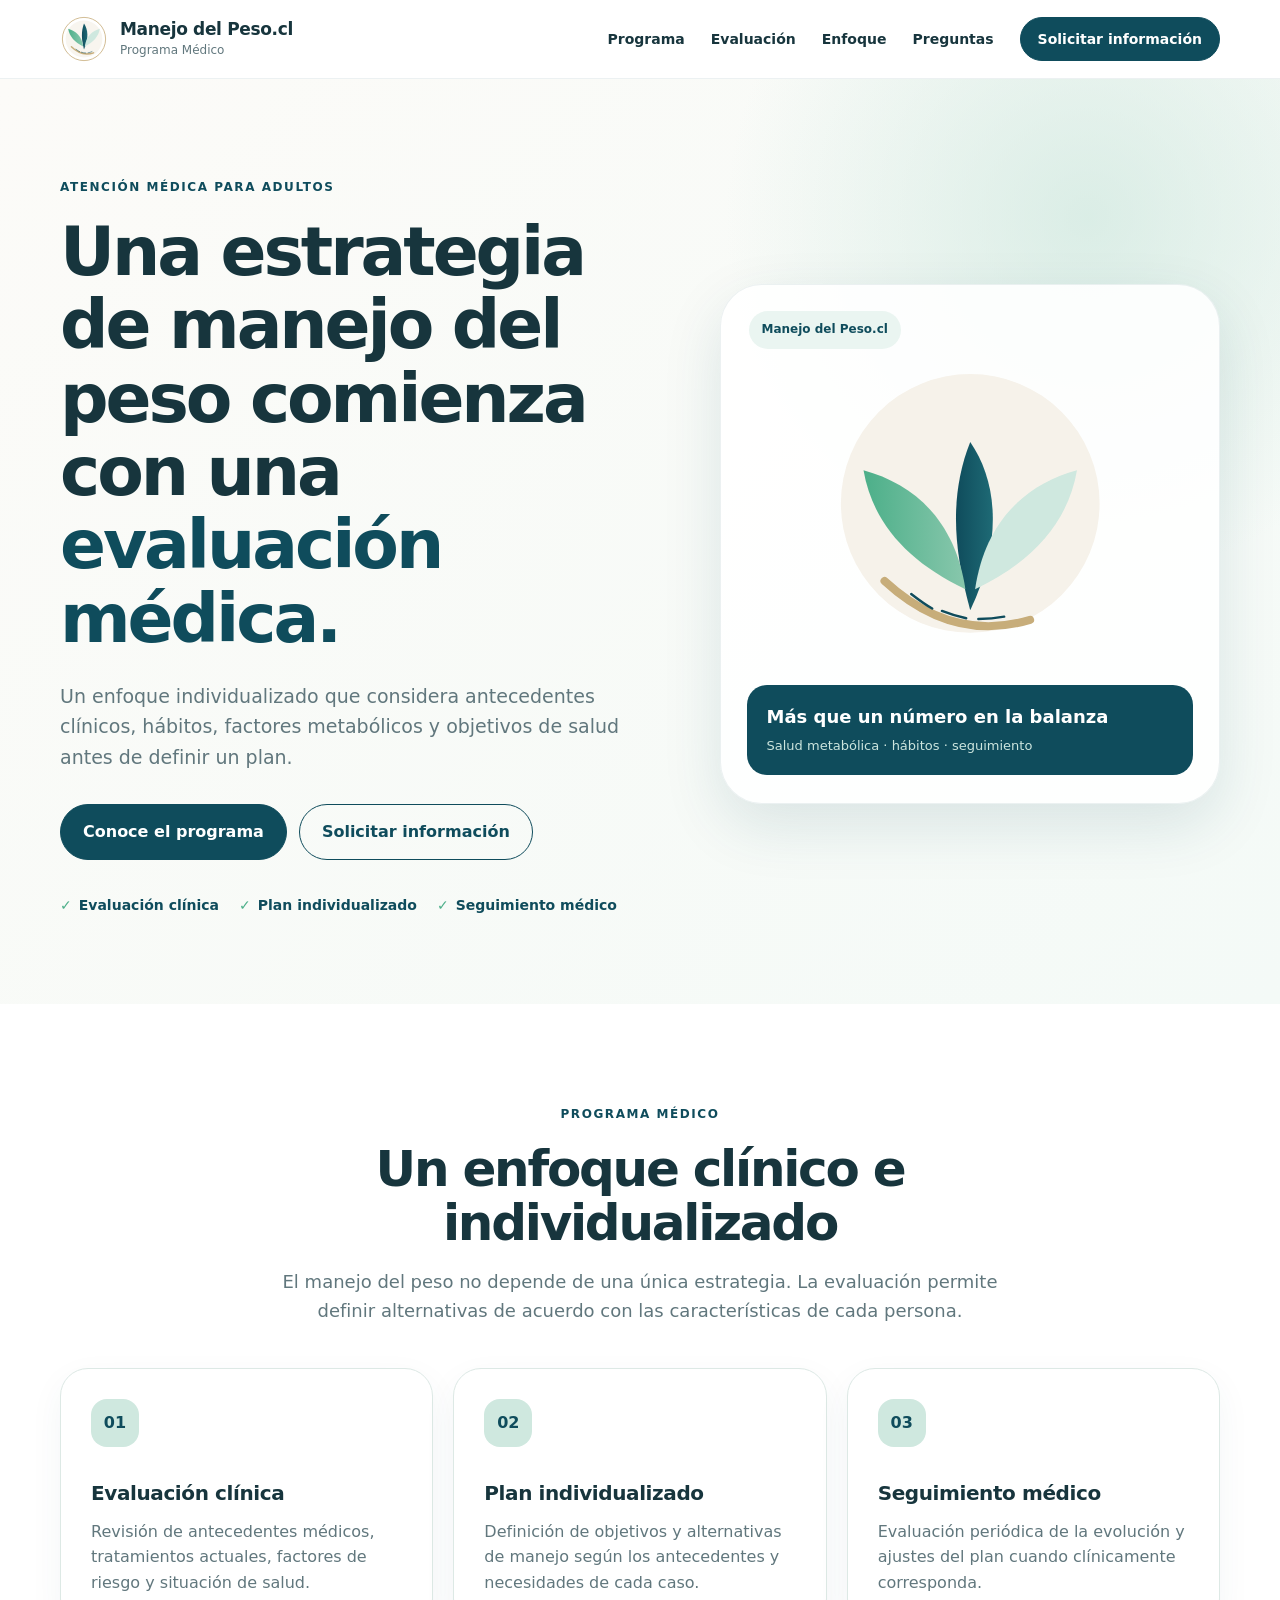
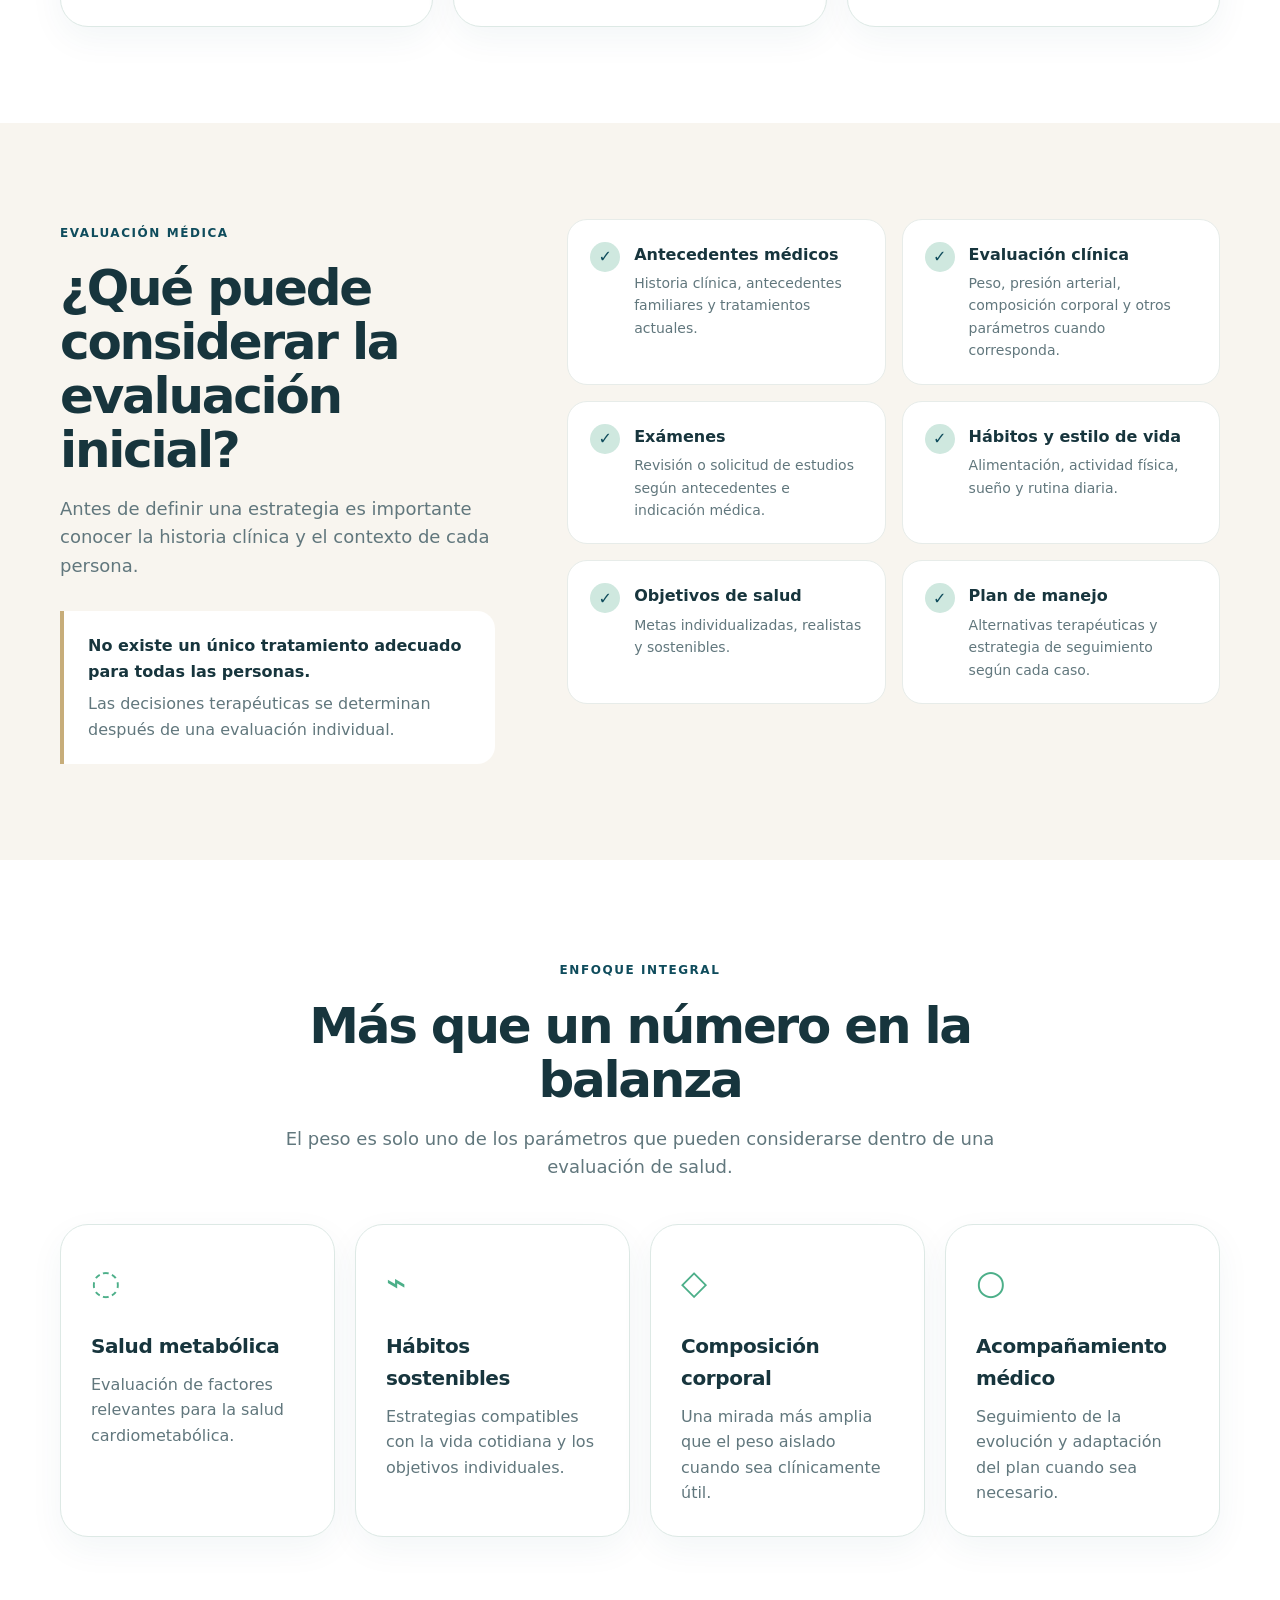
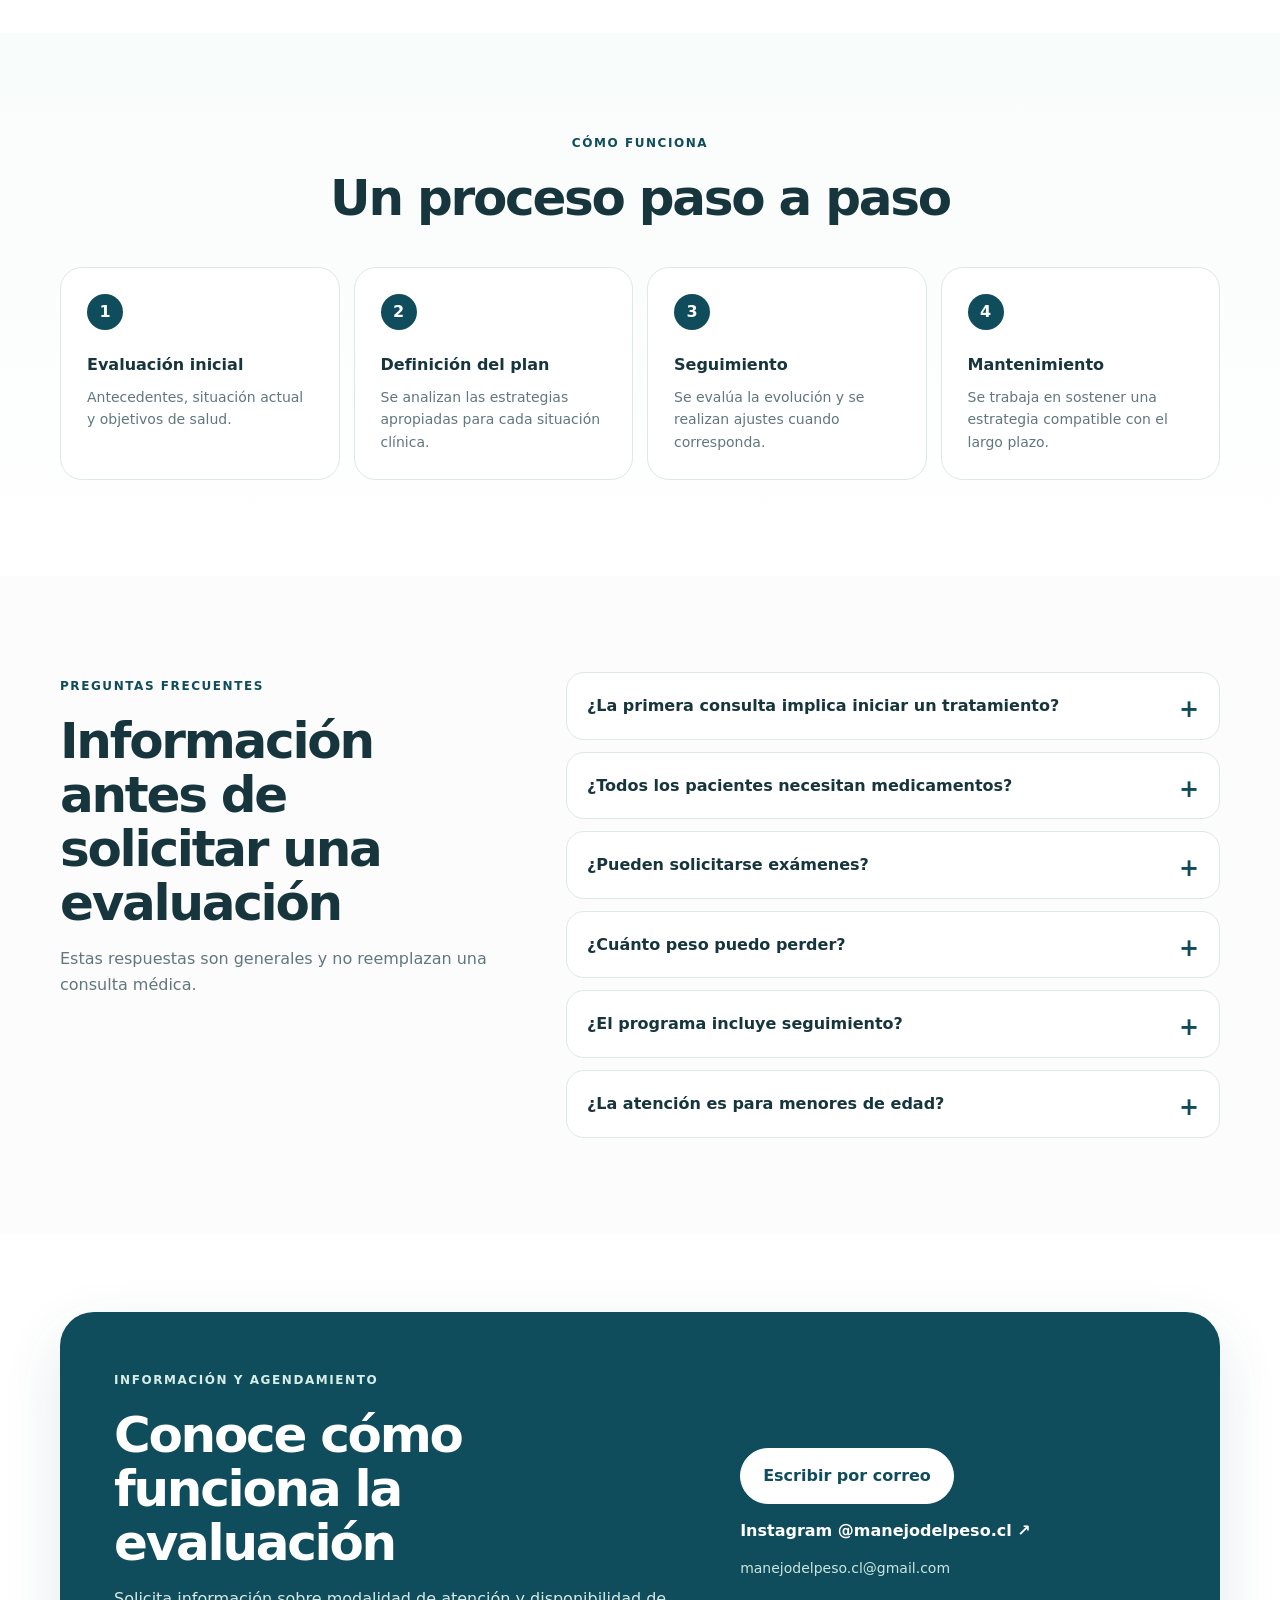
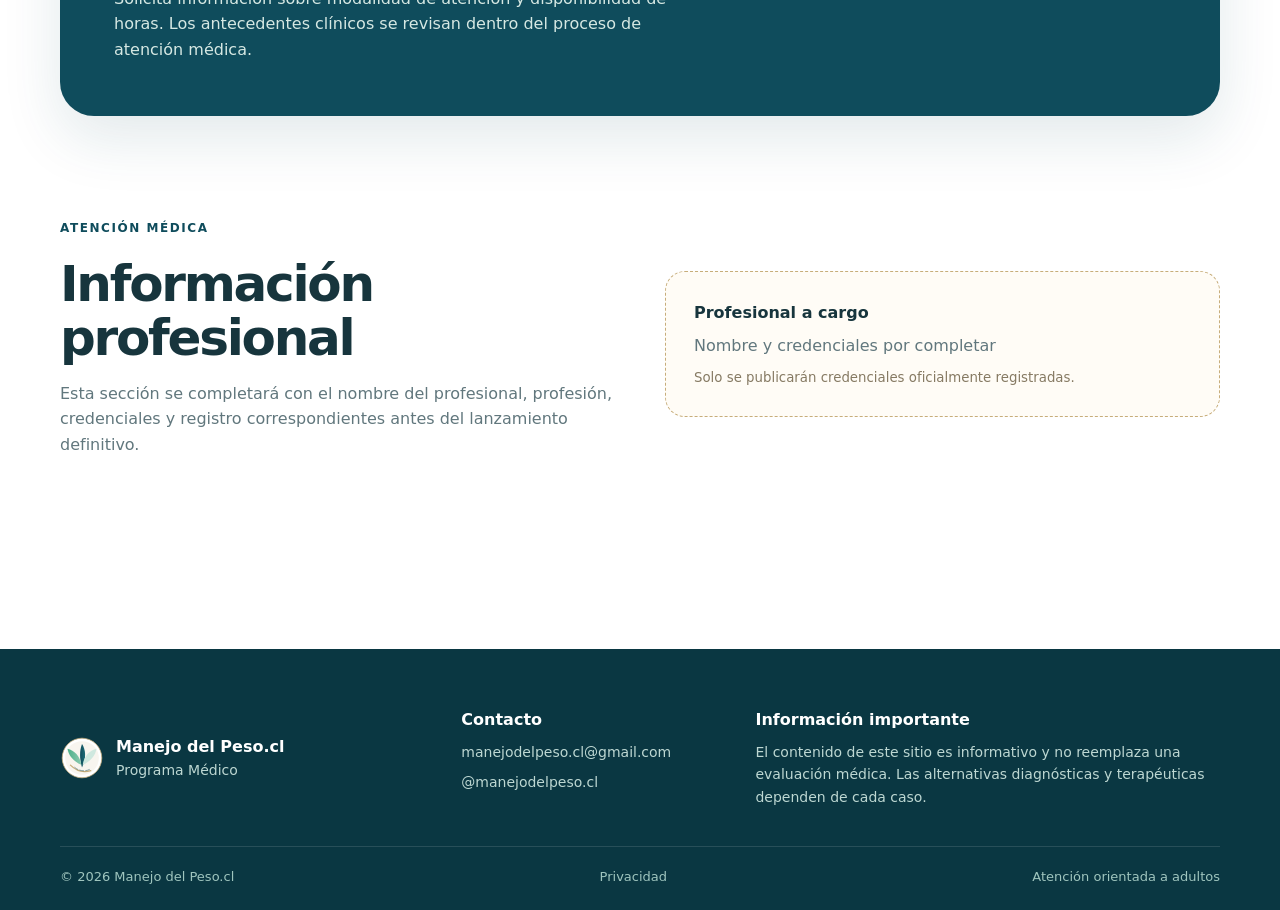
<file: index.html>
<!doctype html>
<html lang="es">
<head>
  <meta charset="utf-8" />
  <meta name="viewport" content="width=device-width, initial-scale=1" />
  <title>Manejo del Peso.cl | Programa Médico</title>
  <meta name="description" content="Programa médico de manejo del peso y salud metabólica para adultos. Evaluación clínica, plan individualizado y seguimiento médico." />
  <meta name="theme-color" content="#0F4C5C" />
  <meta name="robots" content="index,follow" />
  <link rel="canonical" href="https://manejodelpeso.cl/" />
  <link rel="icon" href="assets/favicon.svg" type="image/svg+xml" />
  <link rel="stylesheet" href="styles.css" />

  <meta property="og:type" content="website" />
  <meta property="og:title" content="Manejo del Peso.cl | Programa Médico" />
  <meta property="og:description" content="Evaluación clínica, plan individualizado y seguimiento médico para adultos." />
  <meta property="og:url" content="https://manejodelpeso.cl/" />
  <meta property="og:image" content="https://manejodelpeso.cl/assets/og-image.svg" />
  <meta property="og:locale" content="es_CL" />
  <meta name="twitter:card" content="summary_large_image" />

  <script type="application/ld+json">
  {
    "@context": "https://schema.org",
    "@type": "WebSite",
    "name": "Manejo del Peso.cl",
    "url": "https://manejodelpeso.cl/",
    "description": "Programa médico de manejo del peso y salud metabólica para adultos.",
    "publisher": {
      "@type": "Organization",
      "name": "Manejo del Peso.cl",
      "url": "https://manejodelpeso.cl/",
      "email": "manejodelpeso.cl@gmail.com",
      "sameAs": ["https://www.instagram.com/manejodelpeso.cl/"]
    }
  }
  </script>
</head>
<body>
  <a class="skip-link" href="#contenido">Saltar al contenido</a>

  <header class="site-header" id="inicio">
    <div class="container nav-wrap">
      <a class="brand" href="#inicio" aria-label="Manejo del Peso.cl, inicio">
        <img src="assets/logo.svg" alt="" width="48" height="48" />
        <span>
          <strong>Manejo del Peso.cl</strong>
          <small>Programa Médico</small>
        </span>
      </a>

      <button class="menu-toggle" type="button" aria-label="Abrir menú" aria-expanded="false" aria-controls="main-nav">
        <span></span><span></span><span></span>
      </button>

      <nav id="main-nav" class="main-nav" aria-label="Navegación principal">
        <a href="#programa">Programa</a>
        <a href="#evaluacion">Evaluación</a>
        <a href="#enfoque">Enfoque</a>
        <a href="#preguntas">Preguntas</a>
        <a href="#contacto" class="btn btn-small">Solicitar información</a>
      </nav>
    </div>
  </header>

  <main id="contenido">
    <section class="hero">
      <div class="container hero-grid">
        <div class="hero-copy">
          <div class="eyebrow">ATENCIÓN MÉDICA PARA ADULTOS</div>
          <h1>Una estrategia de manejo del peso comienza con una <span>evaluación médica.</span></h1>
          <p class="hero-lead">
            Un enfoque individualizado que considera antecedentes clínicos, hábitos, factores metabólicos y objetivos de salud antes de definir un plan.
          </p>
          <div class="hero-actions">
            <a class="btn" href="#programa">Conoce el programa</a>
            <a class="btn btn-secondary" href="#contacto">Solicitar información</a>
          </div>
          <ul class="trust-list" aria-label="Características principales">
            <li>Evaluación clínica</li>
            <li>Plan individualizado</li>
            <li>Seguimiento médico</li>
          </ul>
        </div>

        <div class="hero-visual" aria-hidden="true">
          <div class="visual-card">
            <div class="visual-badge">Manejo del Peso.cl</div>
            <svg viewBox="0 0 520 470" role="img">
              <defs>
                <linearGradient id="leafA" x1="0" x2="1">
                  <stop offset="0" stop-color="#0F4C5C"/>
                  <stop offset="1" stop-color="#1E6A75"/>
                </linearGradient>
                <linearGradient id="leafB" x1="0" x2="1">
                  <stop offset="0" stop-color="#4CAF89"/>
                  <stop offset="1" stop-color="#88C7AC"/>
                </linearGradient>
              </defs>
              <circle cx="260" cy="238" r="160" fill="#F6F2EA"/>
              <path d="M260 370c-22-79-25-145 0-208 31 45 43 117 0 208z" fill="url(#leafA)"/>
              <path d="M254 344c-72-34-115-83-126-147 62 17 113 61 126 147z" fill="url(#leafB)"/>
              <path d="M266 344c72-34 115-83 126-147-62 17-113 61-126 147z" fill="#CFE8DF"/>
              <path d="M154 334c51 47 110 69 180 48" fill="none" stroke="#C7AD7A" stroke-width="10" stroke-linecap="round"/>
              <path d="M187 350c9 7 17 13 26 18M225 371c10 4 20 7 30 9M270 381c11 0 22-1 32-3" fill="none" stroke="#0F4C5C" stroke-width="3" stroke-linecap="round"/>
            </svg>
            <div class="visual-note">
              <strong>Más que un número en la balanza</strong>
              <span>Salud metabólica · hábitos · seguimiento</span>
            </div>
          </div>
        </div>
      </div>
    </section>

    <section class="section pillars" id="programa">
      <div class="container">
        <div class="section-heading centered">
          <span class="eyebrow">PROGRAMA MÉDICO</span>
          <h2>Un enfoque clínico e individualizado</h2>
          <p>El manejo del peso no depende de una única estrategia. La evaluación permite definir alternativas de acuerdo con las características de cada persona.</p>
        </div>

        <div class="cards three">
          <article class="card">
            <div class="icon-wrap" aria-hidden="true">01</div>
            <h3>Evaluación clínica</h3>
            <p>Revisión de antecedentes médicos, tratamientos actuales, factores de riesgo y situación de salud.</p>
          </article>
          <article class="card">
            <div class="icon-wrap" aria-hidden="true">02</div>
            <h3>Plan individualizado</h3>
            <p>Definición de objetivos y alternativas de manejo según los antecedentes y necesidades de cada caso.</p>
          </article>
          <article class="card">
            <div class="icon-wrap" aria-hidden="true">03</div>
            <h3>Seguimiento médico</h3>
            <p>Evaluación periódica de la evolución y ajustes del plan cuando clínicamente corresponda.</p>
          </article>
        </div>
      </div>
    </section>

    <section class="section soft-section" id="evaluacion">
      <div class="container split">
        <div>
          <span class="eyebrow">EVALUACIÓN MÉDICA</span>
          <h2>¿Qué puede considerar la evaluación inicial?</h2>
          <p class="section-lead">Antes de definir una estrategia es importante conocer la historia clínica y el contexto de cada persona.</p>
          <div class="callout">
            <strong>No existe un único tratamiento adecuado para todas las personas.</strong>
            <span>Las decisiones terapéuticas se determinan después de una evaluación individual.</span>
          </div>
        </div>

        <div class="check-grid">
          <div class="check-item"><span>✓</span><div><strong>Antecedentes médicos</strong><p>Historia clínica, antecedentes familiares y tratamientos actuales.</p></div></div>
          <div class="check-item"><span>✓</span><div><strong>Evaluación clínica</strong><p>Peso, presión arterial, composición corporal y otros parámetros cuando corresponda.</p></div></div>
          <div class="check-item"><span>✓</span><div><strong>Exámenes</strong><p>Revisión o solicitud de estudios según antecedentes e indicación médica.</p></div></div>
          <div class="check-item"><span>✓</span><div><strong>Hábitos y estilo de vida</strong><p>Alimentación, actividad física, sueño y rutina diaria.</p></div></div>
          <div class="check-item"><span>✓</span><div><strong>Objetivos de salud</strong><p>Metas individualizadas, realistas y sostenibles.</p></div></div>
          <div class="check-item"><span>✓</span><div><strong>Plan de manejo</strong><p>Alternativas terapéuticas y estrategia de seguimiento según cada caso.</p></div></div>
        </div>
      </div>
    </section>

    <section class="section" id="enfoque">
      <div class="container">
        <div class="section-heading centered">
          <span class="eyebrow">ENFOQUE INTEGRAL</span>
          <h2>Más que un número en la balanza</h2>
          <p>El peso es solo uno de los parámetros que pueden considerarse dentro de una evaluación de salud.</p>
        </div>

        <div class="cards four">
          <article class="mini-card"><span>◌</span><h3>Salud metabólica</h3><p>Evaluación de factores relevantes para la salud cardiometabólica.</p></article>
          <article class="mini-card"><span>⌁</span><h3>Hábitos sostenibles</h3><p>Estrategias compatibles con la vida cotidiana y los objetivos individuales.</p></article>
          <article class="mini-card"><span>◇</span><h3>Composición corporal</h3><p>Una mirada más amplia que el peso aislado cuando sea clínicamente útil.</p></article>
          <article class="mini-card"><span>○</span><h3>Acompañamiento médico</h3><p>Seguimiento de la evolución y adaptación del plan cuando sea necesario.</p></article>
        </div>
      </div>
    </section>

    <section class="section journey-section">
      <div class="container">
        <div class="section-heading centered">
          <span class="eyebrow">CÓMO FUNCIONA</span>
          <h2>Un proceso paso a paso</h2>
        </div>
        <ol class="journey">
          <li><span>1</span><div><strong>Evaluación inicial</strong><p>Antecedentes, situación actual y objetivos de salud.</p></div></li>
          <li><span>2</span><div><strong>Definición del plan</strong><p>Se analizan las estrategias apropiadas para cada situación clínica.</p></div></li>
          <li><span>3</span><div><strong>Seguimiento</strong><p>Se evalúa la evolución y se realizan ajustes cuando corresponda.</p></div></li>
          <li><span>4</span><div><strong>Mantenimiento</strong><p>Se trabaja en sostener una estrategia compatible con el largo plazo.</p></div></li>
        </ol>
      </div>
    </section>

    <section class="section faq-section" id="preguntas">
      <div class="container faq-layout">
        <div class="faq-intro">
          <span class="eyebrow">PREGUNTAS FRECUENTES</span>
          <h2>Información antes de solicitar una evaluación</h2>
          <p>Estas respuestas son generales y no reemplazan una consulta médica.</p>
        </div>

        <div class="faq-list">
          <details>
            <summary>¿La primera consulta implica iniciar un tratamiento?</summary>
            <p>No necesariamente. La primera consulta busca realizar una evaluación médica y determinar qué alternativas pueden ser apropiadas para cada caso.</p>
          </details>
          <details>
            <summary>¿Todos los pacientes necesitan medicamentos?</summary>
            <p>No. El manejo puede incluir diferentes estrategias y la indicación de medicamentos, cuando corresponda, depende de una evaluación clínica individual.</p>
          </details>
          <details>
            <summary>¿Pueden solicitarse exámenes?</summary>
            <p>Sí. Según los antecedentes y hallazgos clínicos pueden revisarse o solicitarse exámenes complementarios.</p>
          </details>
          <details>
            <summary>¿Cuánto peso puedo perder?</summary>
            <p>La respuesta varía entre personas. Por esta razón no se garantizan cantidades específicas de pérdida de peso.</p>
          </details>
          <details>
            <summary>¿El programa incluye seguimiento?</summary>
            <p>Sí. El seguimiento permite evaluar la evolución y modificar el plan cuando sea necesario.</p>
          </details>
          <details>
            <summary>¿La atención es para menores de edad?</summary>
            <p>Actualmente el programa está orientado a personas adultas.</p>
          </details>
        </div>
      </div>
    </section>

    <section class="section contact-section" id="contacto">
      <div class="container contact-card">
        <div>
          <span class="eyebrow light">INFORMACIÓN Y AGENDAMIENTO</span>
          <h2>Conoce cómo funciona la evaluación</h2>
          <p>Solicita información sobre modalidad de atención y disponibilidad de horas. Los antecedentes clínicos se revisan dentro del proceso de atención médica.</p>
        </div>
        <div class="contact-actions">
          <a class="btn btn-light" href="mailto:manejodelpeso.cl@gmail.com?subject=Información%20Programa%20Manejo%20del%20Peso">Escribir por correo</a>
          <a class="text-link light-link" href="https://www.instagram.com/manejodelpeso.cl/" target="_blank" rel="noopener">Instagram @manejodelpeso.cl ↗</a>
          <span class="contact-email">manejodelpeso.cl@gmail.com</span>
        </div>
      </div>
    </section>

    <section class="section professional-note">
      <div class="container note-grid">
        <div>
          <span class="eyebrow">ATENCIÓN MÉDICA</span>
          <h2>Información profesional</h2>
          <p>Esta sección se completará con el nombre del profesional, profesión, credenciales y registro correspondientes antes del lanzamiento definitivo.</p>
        </div>
        <div class="placeholder-card">
          <strong>Profesional a cargo</strong>
          <span>Nombre y credenciales por completar</span>
          <small>Solo se publicarán credenciales oficialmente registradas.</small>
        </div>
      </div>
    </section>
  </main>

  <footer class="site-footer">
    <div class="container footer-grid">
      <div class="footer-brand">
        <img src="assets/logo.svg" alt="" width="44" height="44" />
        <div><strong>Manejo del Peso.cl</strong><span>Programa Médico</span></div>
      </div>
      <div>
        <strong>Contacto</strong>
        <a href="mailto:manejodelpeso.cl@gmail.com">manejodelpeso.cl@gmail.com</a>
        <a href="https://www.instagram.com/manejodelpeso.cl/" target="_blank" rel="noopener">@manejodelpeso.cl</a>
      </div>
      <div>
        <strong>Información importante</strong>
        <p>El contenido de este sitio es informativo y no reemplaza una evaluación médica. Las alternativas diagnósticas y terapéuticas dependen de cada caso.</p>
      </div>
    </div>
    <div class="container footer-bottom">
      <span>© <span id="year"></span> Manejo del Peso.cl</span>
      <a href="privacidad.html">Privacidad</a><span>Atención orientada a adultos</span>
    </div>
  </footer>

  <a class="mobile-cta" href="#contacto">Solicitar información</a>
  <script src="script.js" defer></script>
</body>
</html>
</file>
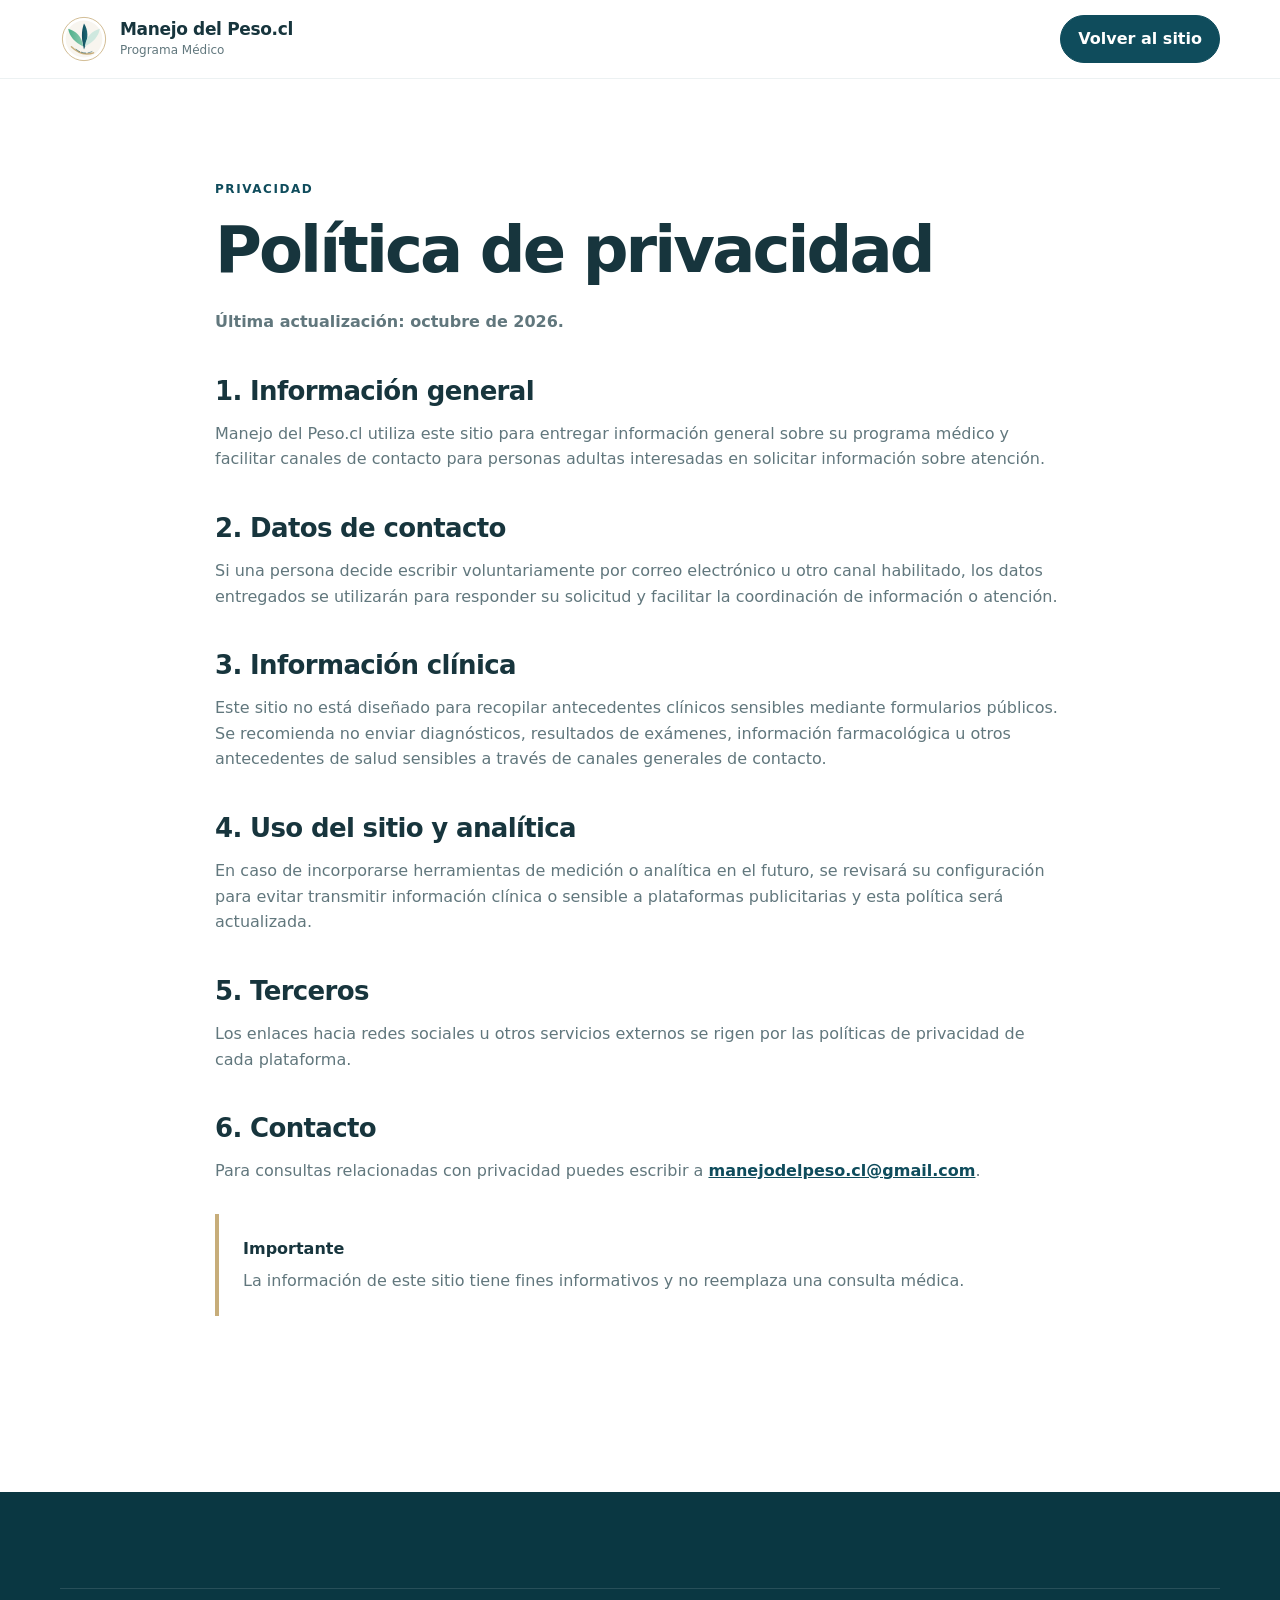
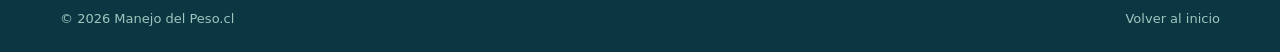
<file: privacidad.html>
<!doctype html>
<html lang="es">
<head>
  <meta charset="utf-8" />
  <meta name="viewport" content="width=device-width, initial-scale=1" />
  <title>Privacidad | Manejo del Peso.cl</title>
  <meta name="description" content="Información sobre privacidad y uso de datos en Manejo del Peso.cl." />
  <meta name="robots" content="index,follow" />
  <link rel="canonical" href="https://manejodelpeso.cl/privacidad.html" />
  <link rel="icon" href="assets/favicon.svg" type="image/svg+xml" />
  <link rel="stylesheet" href="styles.css" />
</head>
<body>
  <header class="site-header">
    <div class="container nav-wrap">
      <a class="brand" href="index.html" aria-label="Volver a Manejo del Peso.cl">
        <img src="assets/logo.svg" alt="" width="48" height="48" />
        <span><strong>Manejo del Peso.cl</strong><small>Programa Médico</small></span>
      </a>
      <a class="btn btn-small" href="index.html">Volver al sitio</a>
    </div>
  </header>

  <main class="section">
    <article class="container legal-page">
      <span class="eyebrow">PRIVACIDAD</span>
      <h1>Política de privacidad</h1>
      <p><strong>Última actualización: octubre de 2026.</strong></p>

      <h2>1. Información general</h2>
      <p>Manejo del Peso.cl utiliza este sitio para entregar información general sobre su programa médico y facilitar canales de contacto para personas adultas interesadas en solicitar información sobre atención.</p>

      <h2>2. Datos de contacto</h2>
      <p>Si una persona decide escribir voluntariamente por correo electrónico u otro canal habilitado, los datos entregados se utilizarán para responder su solicitud y facilitar la coordinación de información o atención.</p>

      <h2>3. Información clínica</h2>
      <p>Este sitio no está diseñado para recopilar antecedentes clínicos sensibles mediante formularios públicos. Se recomienda no enviar diagnósticos, resultados de exámenes, información farmacológica u otros antecedentes de salud sensibles a través de canales generales de contacto.</p>

      <h2>4. Uso del sitio y analítica</h2>
      <p>En caso de incorporarse herramientas de medición o analítica en el futuro, se revisará su configuración para evitar transmitir información clínica o sensible a plataformas publicitarias y esta política será actualizada.</p>

      <h2>5. Terceros</h2>
      <p>Los enlaces hacia redes sociales u otros servicios externos se rigen por las políticas de privacidad de cada plataforma.</p>

      <h2>6. Contacto</h2>
      <p>Para consultas relacionadas con privacidad puedes escribir a <a href="mailto:manejodelpeso.cl@gmail.com">manejodelpeso.cl@gmail.com</a>.</p>

      <div class="callout">
        <strong>Importante</strong>
        <span>La información de este sitio tiene fines informativos y no reemplaza una consulta médica.</span>
      </div>
    </article>
  </main>

  <footer class="site-footer">
    <div class="container footer-bottom">
      <span>© <span id="year"></span> Manejo del Peso.cl</span>
      <a href="index.html">Volver al inicio</a>
    </div>
  </footer>
  <script src="script.js" defer></script>
</body>
</html>
</file>
<file: styles.css>
:root {
  --petrol: #0F4C5C;
  --petrol-2: #1B6774;
  --green: #4CAF89;
  --mint: #CFE8DF;
  --mint-2: #EAF5F1;
  --gold: #C7AD7A;
  --cream: #F8F5EF;
  --white: #FFFFFF;
  --ink: #17353D;
  --muted: #61777D;
  --line: #DDE9E5;
  --shadow: 0 22px 60px rgba(15, 76, 92, .12);
  --radius: 28px;
  --radius-sm: 18px;
  --container: 1160px;
}

* { box-sizing: border-box; }
html { scroll-behavior: smooth; }
body {
  margin: 0;
  font-family: Inter, ui-sans-serif, system-ui, -apple-system, BlinkMacSystemFont, "Segoe UI", sans-serif;
  color: var(--ink);
  background: var(--white);
  line-height: 1.6;
  -webkit-font-smoothing: antialiased;
}
img, svg { max-width: 100%; display: block; }
a { color: inherit; }
button, input, textarea { font: inherit; }
.container { width: min(calc(100% - 40px), var(--container)); margin-inline: auto; }
.section { padding: 96px 0; }
.skip-link { position: absolute; left: -9999px; top: 0; background: var(--petrol); color: white; padding: 12px 16px; z-index: 999; }
.skip-link:focus { left: 12px; top: 12px; }

.site-header {
  position: sticky; top: 0; z-index: 50;
  background: rgba(255,255,255,.92);
  backdrop-filter: blur(14px);
  border-bottom: 1px solid rgba(15,76,92,.08);
}
.nav-wrap { min-height: 78px; display: flex; align-items: center; justify-content: space-between; gap: 28px; }
.brand { display: flex; align-items: center; gap: 12px; text-decoration: none; }
.brand img { width: 48px; height: 48px; }
.brand span { display: grid; line-height: 1.15; }
.brand strong { font-size: 17px; letter-spacing: -.02em; }
.brand small { color: var(--muted); font-size: 12px; margin-top: 4px; }
.main-nav { display: flex; align-items: center; gap: 26px; }
.main-nav a { text-decoration: none; color: var(--ink); font-weight: 650; font-size: 14px; }
.main-nav a:not(.btn):hover { color: var(--petrol-2); }
.menu-toggle { display: none; background: transparent; border: 0; padding: 8px; }
.menu-toggle span { display: block; width: 26px; height: 2px; background: var(--petrol); margin: 5px 0; border-radius: 2px; }

.hero {
  overflow: hidden;
  padding: 94px 0 88px;
  background:
    radial-gradient(circle at 85% 15%, rgba(207,232,223,.72), transparent 27%),
    linear-gradient(135deg, #FCFBF8 0%, #F4FAF7 100%);
}
.hero-grid { display: grid; grid-template-columns: 1.08fr .92fr; gap: 72px; align-items: center; }
.eyebrow {
  display: inline-block; font-size: 12px; font-weight: 800; letter-spacing: .13em;
  color: var(--petrol); margin-bottom: 18px;
}
.eyebrow.light { color: #D7EEE6; }
.hero h1, .section h2 {
  margin: 0; color: var(--ink); letter-spacing: -.045em; line-height: 1.08;
}
.hero h1 { font-size: clamp(42px, 5.3vw, 72px); max-width: 820px; }
.hero h1 span { color: var(--petrol); }
.hero-lead {
  font-size: 19px; color: var(--muted); max-width: 690px; margin: 26px 0 0;
}
.hero-actions { display: flex; flex-wrap: wrap; gap: 12px; margin-top: 32px; }
.btn {
  display: inline-flex; align-items: center; justify-content: center;
  border-radius: 999px; padding: 14px 22px; border: 1px solid var(--petrol);
  background: var(--petrol); color: white; text-decoration: none; font-weight: 800;
  transition: transform .2s ease, box-shadow .2s ease, background .2s ease;
}
.btn:hover { transform: translateY(-2px); box-shadow: 0 12px 24px rgba(15,76,92,.18); }
.btn-secondary { background: transparent; color: var(--petrol); }
.btn-secondary:hover { background: var(--white); }
.btn-small { padding: 10px 17px; color: white !important; }
.btn-light { background: white; color: var(--petrol); border-color: white; }
.trust-list { display: flex; flex-wrap: wrap; list-style: none; gap: 10px 20px; padding: 0; margin: 34px 0 0; color: var(--petrol); font-weight: 700; font-size: 14px; }
.trust-list li::before { content: "✓"; color: var(--green); margin-right: 7px; }

.hero-visual { position: relative; }
.visual-card {
  position: relative; min-height: 520px; padding: 26px;
  border-radius: 42px; background: rgba(255,255,255,.88); box-shadow: var(--shadow);
  border: 1px solid rgba(15,76,92,.08);
}
.visual-card svg { width: 100%; height: 380px; }
.visual-badge {
  position: absolute; top: 26px; left: 28px; z-index: 2;
  padding: 9px 13px; border-radius: 999px; background: var(--mint-2);
  color: var(--petrol); font-weight: 800; font-size: 12px;
}
.visual-note {
  display: grid; gap: 4px; background: var(--petrol); color: white;
  border-radius: 20px; padding: 18px 20px; margin-top: -6px;
}
.visual-note strong { font-size: 18px; }
.visual-note span { color: #CCE5DE; font-size: 13px; }

.section-heading { max-width: 760px; margin-bottom: 42px; }
.section-heading.centered { text-align: center; margin-inline: auto; }
.section h2 { font-size: clamp(32px, 4vw, 50px); }
.section-heading p, .section-lead { color: var(--muted); font-size: 18px; margin: 18px 0 0; }

.cards { display: grid; gap: 20px; }
.cards.three { grid-template-columns: repeat(3, 1fr); }
.cards.four { grid-template-columns: repeat(4, 1fr); }
.card, .mini-card {
  border: 1px solid var(--line); border-radius: var(--radius); background: white;
  padding: 30px; box-shadow: 0 12px 35px rgba(15,76,92,.05);
}
.icon-wrap {
  width: 48px; height: 48px; border-radius: 16px; display: grid; place-items: center;
  background: var(--mint); color: var(--petrol); font-weight: 900; margin-bottom: 30px;
}
.card h3, .mini-card h3 { margin: 0 0 10px; font-size: 20px; letter-spacing: -.02em; }
.card p, .mini-card p { margin: 0; color: var(--muted); }
.mini-card span { display: block; color: var(--green); font-size: 34px; margin-bottom: 20px; }

.soft-section { background: var(--cream); }
.split { display: grid; grid-template-columns: .8fr 1.2fr; gap: 72px; align-items: start; }
.callout {
  display: grid; gap: 7px; margin-top: 30px; padding: 22px 24px;
  border-left: 4px solid var(--gold); background: white; border-radius: 0 18px 18px 0;
}
.callout span { color: var(--muted); }
.check-grid { display: grid; grid-template-columns: repeat(2, 1fr); gap: 16px; }
.check-item {
  display: flex; gap: 14px; padding: 22px; background: white;
  border: 1px solid #E7ECE9; border-radius: 20px;
}
.check-item > span {
  flex: 0 0 30px; width: 30px; height: 30px; display: grid; place-items: center;
  border-radius: 50%; background: var(--mint); color: var(--petrol); font-weight: 900;
}
.check-item strong { display: block; margin-bottom: 5px; }
.check-item p { margin: 0; color: var(--muted); font-size: 14px; }

.journey-section { background: linear-gradient(180deg, #F8FCFA 0%, #FFFFFF 100%); }
.journey {
  list-style: none; padding: 0; margin: 0; display: grid; grid-template-columns: repeat(4, 1fr);
  gap: 14px;
}
.journey li {
  position: relative; padding: 26px; border-radius: 22px; background: white;
  border: 1px solid var(--line);
}
.journey li > span {
  display: grid; place-items: center; width: 36px; height: 36px; border-radius: 50%;
  background: var(--petrol); color: white; font-weight: 900; margin-bottom: 22px;
}
.journey strong { display: block; margin-bottom: 8px; }
.journey p { margin: 0; color: var(--muted); font-size: 14px; }

.faq-section { background: #FBFCFB; }
.faq-layout { display: grid; grid-template-columns: .8fr 1.2fr; gap: 70px; }
.faq-intro { position: sticky; top: 120px; align-self: start; }
.faq-intro p { color: var(--muted); }
.faq-list { display: grid; gap: 12px; }
details {
  background: white; border: 1px solid var(--line); border-radius: 18px; padding: 0 20px;
}
summary {
  cursor: pointer; padding: 20px 34px 20px 0; list-style: none; font-weight: 800; position: relative;
}
summary::-webkit-details-marker { display: none; }
summary::after { content: "+"; position: absolute; right: 0; top: 17px; color: var(--petrol); font-size: 24px; }
details[open] summary::after { content: "–"; }
details p { margin: -2px 0 20px; color: var(--muted); }

.contact-section { padding-top: 78px; padding-bottom: 78px; }
.contact-card {
  background: var(--petrol); color: white; border-radius: 34px; padding: 54px;
  display: grid; grid-template-columns: 1.15fr .85fr; gap: 50px; align-items: center;
  box-shadow: var(--shadow);
}
.contact-card h2 { color: white; }
.contact-card p { color: #D6E8E3; max-width: 650px; margin-bottom: 0; }
.contact-actions { display: grid; justify-items: start; gap: 14px; }
.text-link { font-weight: 800; text-decoration: none; }
.light-link { color: white; }
.contact-email { color: #CCE5DE; font-size: 14px; }

.professional-note { padding-top: 20px; }
.note-grid { display: grid; grid-template-columns: 1fr 1fr; gap: 50px; align-items: center; }
.note-grid p { color: var(--muted); }
.placeholder-card {
  display: grid; gap: 8px; padding: 28px; border: 1px dashed var(--gold); border-radius: 20px; background: #FFFCF6;
}
.placeholder-card span { color: var(--muted); }
.placeholder-card small { color: #867A63; }

.site-footer { background: #0A3742; color: white; padding: 58px 0 22px; margin-top: 80px; }
.footer-grid { display: grid; grid-template-columns: 1fr .7fr 1.3fr; gap: 44px; }
.footer-grid > div { display: grid; align-content: start; gap: 8px; }
.footer-brand { display: flex !important; grid-template-columns: auto 1fr; align-items: center; gap: 12px !important; }
.footer-brand div { display: grid; }
.footer-brand span, .footer-grid p, .footer-grid a { color: #BDD7D2; font-size: 14px; margin: 0; text-decoration: none; }
.footer-bottom {
  margin-top: 38px; padding-top: 20px; border-top: 1px solid rgba(255,255,255,.12);
  display: flex; justify-content: space-between; color: #9FC5BE; font-size: 13px;
}
.mobile-cta { display: none; }

@media (max-width: 980px) {
  .main-nav {
    display: none; position: absolute; top: 78px; left: 20px; right: 20px;
    padding: 18px; background: white; border: 1px solid var(--line); border-radius: 18px;
    box-shadow: var(--shadow); flex-direction: column; align-items: stretch;
  }
  .main-nav.open { display: flex; }
  .menu-toggle { display: block; }
  .hero-grid, .split, .faq-layout, .contact-card, .note-grid { grid-template-columns: 1fr; }
  .hero-grid { gap: 50px; }
  .visual-card { min-height: 420px; }
  .visual-card svg { height: 310px; }
  .cards.four, .journey { grid-template-columns: repeat(2, 1fr); }
  .faq-intro { position: static; }
}

@media (max-width: 720px) {
  .container { width: min(calc(100% - 28px), var(--container)); }
  .section { padding: 72px 0; }
  .hero { padding: 66px 0 62px; }
  .hero h1 { font-size: clamp(40px, 11vw, 54px); }
  .hero-lead { font-size: 17px; }
  .cards.three, .cards.four, .check-grid, .journey, .footer-grid { grid-template-columns: 1fr; }
  .hero-actions .btn { width: 100%; }
  .visual-card { min-height: 390px; border-radius: 28px; padding: 20px; }
  .visual-card svg { height: 285px; }
  .contact-card { padding: 34px 24px; border-radius: 26px; }
  .contact-actions .btn { width: 100%; }
  .footer-bottom { flex-direction: column; gap: 6px; padding-bottom: 66px; }
  .mobile-cta {
    display: block; position: fixed; left: 14px; right: 14px; bottom: 12px; z-index: 45;
    background: var(--petrol); color: white; text-decoration: none; text-align: center;
    font-weight: 850; border-radius: 999px; padding: 14px 18px; box-shadow: 0 12px 28px rgba(15,76,92,.28);
  }
}

@media (prefers-reduced-motion: reduce) {
  html { scroll-behavior: auto; }
  *, *::before, *::after { transition: none !important; }
}

.footer-bottom a { color: #9FC5BE; text-decoration: none; }
.footer-bottom a:hover { color: #FFFFFF; }

.legal-page { max-width: 850px; }
.legal-page h1 {
  margin: 0 0 24px;
  color: var(--ink);
  font-size: clamp(40px, 6vw, 64px);
  letter-spacing: -.045em;
  line-height: 1.06;
}
.legal-page h2 {
  margin-top: 42px;
  font-size: 26px;
  letter-spacing: -.025em;
}
.legal-page p { color: var(--muted); }
.legal-page a { color: var(--petrol); font-weight: 750; }
</file>
